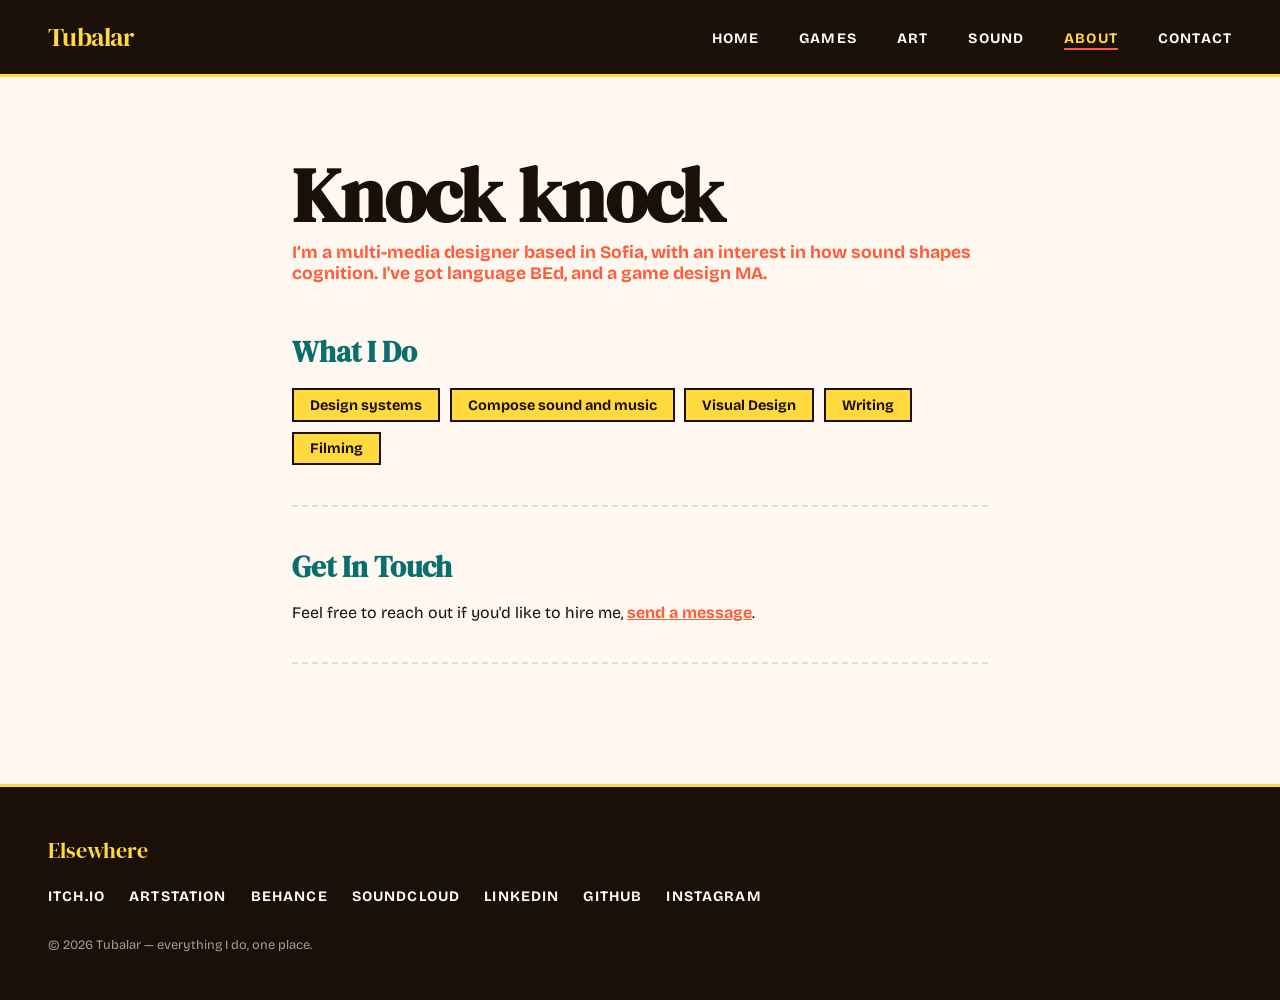
<file: about.html>
<!DOCTYPE html>
<html lang="en">

<head>
    <meta charset="UTF-8">
    <meta name="viewport" content="width=device-width, initial-scale=1.0">
    <title>About — Tubalar</title>
    <link rel="preconnect" href="https://fonts.googleapis.com">
    <link href="https://fonts.googleapis.com/css2?family=Bricolage+Grotesque:opsz,wght@12..96,400;12..96,700;12..96,800&family=DM+Serif+Display:ital@0;1&display=swap" rel="stylesheet">
    <link rel="stylesheet" href="static/css/style.css">
</head>

<body>

   <nav class="nav">
    <a href="index.html" class="nav-logo">Tubalar</a>
    <ul class="nav-links">
        <li><a href="index.html" class="nav-link">Home</a></li>
        <li><a href="index.html#games" class="nav-link">Games</a></li>
        <li><a href="index.html#art" class="nav-link">Art</a></li>
        <li><a href="index.html#sound" class="nav-link">Sound</a></li>
        <li><a href="about.html" class="nav-link active">About</a></li>
        <li><a href="contact.html" class="nav-link">Contact</a></li>
    </ul>
</nav>

    <main>

<section class="about">

    <div class="about-header">
        <h1>Knock knock</h1>
        <p class="tagline">I’m a multi-media designer based in Sofia, with an interest in how sound shapes cognition. I've got language BEd, and a game design MA.</p>
    </div>

    <div class="about-skills">
        <h2>What I Do</h2>
        <ul>
            <li>Design systems</li>
            <li>Compose sound and music</li>
            <li>Visual Design</li>
            <li>Writing</li>
            <li>Filming</li>
        </ul>
    </div>

    <div class="about-contact">
        <h2>Get In Touch</h2>
        <p>Feel free to reach out if you'd like to hire me, <a href="/contact">send a message</a>.</p>
    </div>

</section>
 </main>

    <footer class="footer">
        <div class="footer-title">Elsewhere</div>
        <ul class="footer-links">
            <li><a href="https://iamtubing.itch.io" target="_blank" rel="noopener">itch.io</a></li>
            <li><a href="https://www.artstation.com/tubaozbas3d" target="_blank" rel="noopener">ArtStation</a></li>
            <li><a href="https://www.behance.net/tubaoz" target="_blank" rel="noopener">Behance</a></li>
            <li><a href="https://soundcloud.com/ubaetztli" target="_blank" rel="noopener">SoundCloud</a></li>
            <li><a href="https://www.linkedin.com/in/ayse-tuba-ozbas-ariduru/" target="_blank" rel="noopener">LinkedIn</a></li>
            <li><a href="https://github.com/enchantrar" target="_blank" rel="noopener">GitHub</a></li>
            <li><a href="https://instagram.com/iamtubing" target="_blank" rel="noopener">Instagram</a></li>
        </ul>
        <p class="footer-note">© 2026 Tubalar — everything I do, one place.</p>
    </footer>

</body>
</html>
</file>
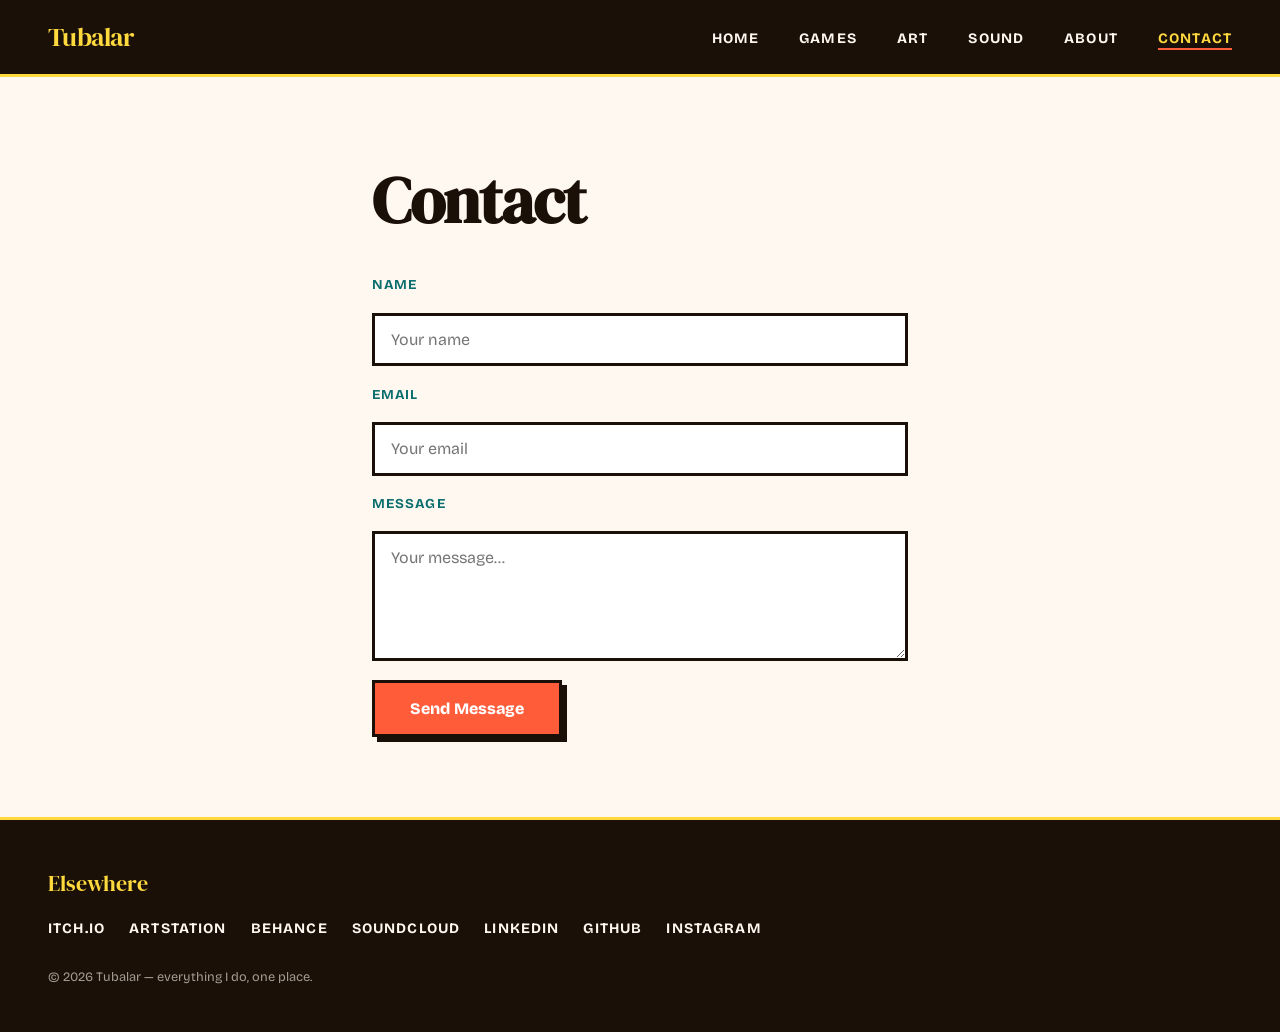
<file: contact.html>
<!DOCTYPE html>
<html lang="en">
    
<head>
    <meta charset="UTF-8">
    <meta name="viewport" content="width=device-width, initial-scale=1.0">
    <title>Contact — Tubalar</title>
    <link rel="preconnect" href="https://fonts.googleapis.com">
    <link href="https://fonts.googleapis.com/css2?family=Bricolage+Grotesque:opsz,wght@12..96,400;12..96,700;12..96,800&family=DM+Serif+Display:ital@0;1&display=swap" rel="stylesheet">
    <link rel="stylesheet" href="static/css/style.css">
</head>

<body>

   <nav class="nav">
    <a href="index.html" class="nav-logo">Tubalar</a>
    <ul class="nav-links">
        <li><a href="index.html" class="nav-link">Home</a></li>
        <li><a href="index.html#games" class="nav-link">Games</a></li>
        <li><a href="index.html#art" class="nav-link">Art</a></li>
        <li><a href="index.html#sound" class="nav-link">Sound</a></li>
        <li><a href="about.html" class="nav-link">About</a></li>
        <li><a href="contact.html" class="nav-link active">Contact</a></li>
    </ul>
</nav>


<main>
<section class="page">
    
    <h1>Contact</h1>
    
    <form action="https://formspree.io/f/mqeyavap" 
    method="POST">

        <label for="name">Name</label>
        <input type="text" id="name" name="name" placeholder="Your name" required>

        <label for="email">Email</label>
        <input type="email" id="email" name="email" placeholder="Your email" required>

        <label for="message">Message</label>
        <textarea id="message" name="message" rows="5" placeholder="Your message..." required></textarea>

        <button type="submit" class="btn">Send Message</button>
    </form>
    </section>
</main>

    <footer class="footer">
        <div class="footer-title">Elsewhere</div>
        <ul class="footer-links">
            <li><a href="https://iamtubing.itch.io" target="_blank" rel="noopener">itch.io</a></li>
            <li><a href="https://www.artstation.com/tubaozbas3d" target="_blank" rel="noopener">ArtStation</a></li>
            <li><a href="https://www.behance.net/tubaoz" target="_blank" rel="noopener">Behance</a></li>
            <li><a href="https://soundcloud.com/ubaetztli" target="_blank" rel="noopener">SoundCloud</a></li>
            <li><a href="https://www.linkedin.com/in/ayse-tuba-ozbas-ariduru/" target="_blank" rel="noopener">LinkedIn</a></li>
            <li><a href="https://github.com/enchantrar" target="_blank" rel="noopener">GitHub</a></li>
            <li><a href="https://instagram.com/iamtubing" target="_blank" rel="noopener">Instagram</a></li>
        </ul>
        <p class="footer-note">© 2026 Tubalar — everything I do, one place.</p>
    </footer>

</body>
</html>
</file>
<file: static/css/style.css>
/* ================================
   TUBALAR — Design System
   Vibe: Retro-editorial maximalism
================================ */

:root {
    --coral:   #FF5C3A;
    --yellow:  #FFD93D;
    --teal:    #0B6E6E;
    --cream:   #FFF8F0;
    --ink:     #1A1008;
    --mint:    #C8F5E0;
    --font-display: 'Bricolage Grotesque', sans-serif;
    --font-serif:   'DM Serif Display', serif;
}

*, *::before, *::after { box-sizing: border-box; margin: 0; padding: 0; }

html { scroll-behavior: smooth; }

body {
    font-family: var(--font-display);
    background: var(--cream);
    color: var(--ink);
    overflow-x: hidden;
}

/* ================================
   NAV
================================ */
.nav {
    display: flex;
    justify-content: space-between;
    align-items: center;
    padding: 1.2rem 3rem;
    background: var(--ink);
    position: sticky;
    top: 0;
    z-index: 100;
    border-bottom: 3px solid var(--yellow);
}

.nav-logo {
    font-family: var(--font-serif);
    font-size: 1.6rem;
    color: var(--yellow);
    text-decoration: none;
    letter-spacing: -0.02em;
    transition: color 0.2s;
}
.nav-logo:hover { color: var(--coral); }

.nav-links {
    list-style: none;
    display: flex;
    gap: 2.5rem;
}

.nav-link {
    color: var(--cream);
    text-decoration: none;
    font-size: 0.9rem;
    font-weight: 700;
    letter-spacing: 0.08em;
    text-transform: uppercase;
    position: relative;
    padding-bottom: 3px;
    transition: color 0.2s;
}
.nav-link::after {
    content: '';
    position: absolute;
    bottom: 0; left: 0;
    width: 0; height: 2px;
    background: var(--coral);
    transition: width 0.25s ease;
}
.nav-link:hover,
.nav-link.active { color: var(--yellow); }
.nav-link:hover::after,
.nav-link.active::after { width: 100%; }

/* ================================
   HERO
================================ */
.hero {
    position: relative;
    min-height: 88vh;
    display: grid;
    grid-template-columns: 1fr 1fr;
    align-items: start;
    gap: 3rem;
    padding: 5rem 3rem;
    overflow: hidden;
    background: var(--cream);
}

.hero-content {
    display: flex;
    flex-direction: column;
    position: relative;
    z-index: 2;
}

.hero-tag {
    font-size: 0.85rem;
    font-weight: 700;
    letter-spacing: 0.15em;
    text-transform: uppercase;
    color: var(--teal);
    margin-bottom: 1.5rem;
    animation: fadeUp 0.6s ease both;
}

.hero-title {
    font-family: var(--font-serif);
    font-size: clamp(3.5rem, 7vw, 8rem);
    line-height: 0.95;
    letter-spacing: -0.03em;
    color: var(--ink);
    animation: fadeUp 0.7s 0.1s ease both;
}
.hero-title em {
    font-style: italic;
    color: var(--coral);
}

.hero-sub {
    font-size: clamp(1rem, 1.5vw, 1.15rem);
    color: var(--teal);
    max-width: 400px;
    margin-top: 2rem;
    line-height: 1.6;
    animation: fadeUp 0.7s 0.2s ease both;
}

.hero-btn {
    display: inline-block;
    margin-top: 2.5rem;
    padding: 1rem 2.2rem;
    background: var(--coral);
    color: #fff;
    font-family: var(--font-display);
    font-weight: 800;
    font-size: 1rem;
    text-decoration: none;
    border: 3px solid var(--ink);
    box-shadow: 5px 5px 0 var(--ink);
    transition: transform 0.15s ease, box-shadow 0.15s ease;
    animation: fadeUp 0.7s 0.3s ease both;
    align-self: flex-start;
}
.hero-btn:hover {
    transform: translate(-3px, -3px);
    box-shadow: 8px 8px 0 var(--ink);
}

/* Hero inline gallery */
.hero-gallery {
    position: relative;
    z-index: 2;
    display: flex;
    flex-direction: column;
    gap: 1rem;
    animation: fadeUp 0.7s 0.2s ease both;
}

.hero-gallery-label {
    font-size: 0.8rem;
    font-weight: 700;
    letter-spacing: 0.15em;
    text-transform: uppercase;
    color: var(--teal);
    margin-bottom: 0.5rem;
}

.hero-gallery-grid {
    display: grid;
    grid-template-columns: 1fr 1fr;
    grid-template-rows: auto auto;
    gap: 0.8rem;
}

.hero-gallery-item {
    border: 3px solid transparent;
    transition: border-color 0.25s ease, transform 0.25s ease;
    cursor: pointer;
    overflow: hidden;
    opacity: 0;
    transform: translateY(20px);
    transition: opacity 0.5s ease, transform 0.5s ease, border-color 0.25s ease;
}
.hero-gallery-item.visible {
    opacity: 1;
    transform: translateY(0);
}
.hero-gallery-item:nth-child(2) { transition-delay: 0.08s; }
.hero-gallery-item:nth-child(3) { transition-delay: 0.16s; }
.hero-gallery-item:nth-child(4) { transition-delay: 0.24s; }
.hero-gallery-item:nth-child(5) { transition-delay: 0.32s; }
.hero-gallery-item:nth-child(6) { transition-delay: 0.40s; }
.hero-gallery-item:hover {
    border-color: var(--coral);
    transform: translateY(-4px) !important;
}

.hero-gallery-item img {
    width: 100%;
    height: 170px;
    object-fit: cover;
    display: block;
    transition: transform 0.4s ease;
}
.hero-gallery-item:hover img {
    transform: scale(1.04);
}

/* Decorative blobs */
.hero-blob {
    position: absolute;
    border-radius: 50%;
    filter: blur(60px);
    opacity: 0.35;
    z-index: 1;
    pointer-events: none;
}
.blob-1 {
    width: 500px; height: 500px;
    background: var(--yellow);
    top: -100px; right: -100px;
    animation: float 8s ease-in-out infinite;
}
.blob-2 {
    width: 350px; height: 350px;
    background: var(--coral);
    bottom: -50px; right: 200px;
    animation: float 10s 2s ease-in-out infinite;
}
.blob-3 {
    width: 250px; height: 250px;
    background: var(--mint);
    top: 50%; left: 40%;
    animation: float 7s 1s ease-in-out infinite;
}

/* ================================
   GALLERY (shared overlay style)
================================ */
.gallery-overlay {
    position: absolute;
    bottom: 0; left: 0; right: 0;
    padding: 1rem;
    background: linear-gradient(transparent, rgba(10,10,10,0.85));
    color: var(--yellow);
    font-weight: 800;
    font-size: 0.85rem;
    letter-spacing: 0.05em;
    opacity: 0;
    transition: opacity 0.25s ease;
}
.gallery-item:hover .gallery-overlay {
    opacity: 1;
}

/* ================================
   LIGHTBOX
================================ */
#lightbox {
    display: none;
    position: fixed;
    inset: 0;
    background: rgba(10, 10, 10, 0.92);
    z-index: 1000;
    justify-content: center;
    align-items: center;
}
#lightbox.active {
    display: flex;
}
#lightbox-img {
    max-width: 85vw;
    max-height: 85vh;
    object-fit: contain;
    border: 4px solid var(--yellow);
    box-shadow: 0 30px 80px rgba(0,0,0,0.6);
    animation: fadeUp 0.3s ease both;
}
.lightbox-close {
    position: fixed;
    top: 1.5rem; right: 2rem;
    background: var(--coral);
    border: 3px solid var(--ink);
    color: #fff;
    font-size: 1.1rem;
    width: 44px; height: 44px;
    cursor: pointer;
    font-weight: 800;
    transition: transform 0.15s ease, background 0.15s;
    z-index: 1001;
}
.lightbox-close:hover {
    background: var(--yellow);
    color: var(--ink);
    transform: rotate(90deg);
}

/* ================================
   ANIMATIONS
================================ */
@keyframes fadeUp {
    from { opacity: 0; transform: translateY(24px); }
    to   { opacity: 1; transform: translateY(0); }
}
@keyframes float {
    0%, 100% { transform: translateY(0) scale(1); }
    50%       { transform: translateY(-20px) scale(1.04); }
}

/* ================================
   ABOUT PAGE
================================ */
.about {
    max-width: 760px;
    margin: 0 auto;
    padding: 5rem 2rem;
}
.about-header { margin-bottom: 3rem; }
.about-header h1 {
    font-family: var(--font-serif);
    font-size: clamp(2.5rem, 6vw, 5rem);
    line-height: 1;
    letter-spacing: -0.02em;
}
.tagline {
    font-size: 1.1rem;
    color: var(--coral);
    font-weight: 700;
    margin-top: 0.5rem;
}
.about-bio, .about-skills, .about-contact {
    margin-bottom: 2.5rem;
    padding-bottom: 2.5rem;
    border-bottom: 2px dashed #ddd;
}
.about-bio h2, .about-skills h2, .about-contact h2 {
    font-family: var(--font-serif);
    font-size: 1.8rem;
    margin-bottom: 1rem;
    color: var(--teal);
}
.about-skills ul {
    list-style: none;
    display: flex;
    flex-wrap: wrap;
    gap: 0.6rem;
    padding: 0;
}
.about-skills li {
    background: var(--yellow);
    color: var(--ink);
    padding: 0.4rem 1rem;
    font-weight: 700;
    font-size: 0.9rem;
    border: 2px solid var(--ink);
}
.about-contact a { color: var(--coral); font-weight: 700; }

/* ================================
   CONTACT PAGE
================================ */
.page {
    max-width: 600px;
    margin: 0 auto;
    padding: 5rem 2rem;
}
.page h1 {
    font-family: var(--font-serif);
    font-size: clamp(2.5rem, 6vw, 4rem);
    margin-bottom: 2rem;
    letter-spacing: -0.02em;
}
form {
    display: flex;
    flex-direction: column;
    gap: 1.2rem;
}
label {
    font-weight: 700;
    font-size: 0.85rem;
    letter-spacing: 0.08em;
    text-transform: uppercase;
    color: var(--teal);
}
input, textarea {
    padding: 0.9rem 1rem;
    border: 3px solid var(--ink);
    font-family: var(--font-display);
    font-size: 1rem;
    background: #fff;
    transition: border-color 0.2s, box-shadow 0.2s;
    outline: none;
}
input:focus, textarea:focus {
    border-color: var(--coral);
    box-shadow: 4px 4px 0 var(--coral);
}

/* ================================
   BUTTON
================================ */
.btn, button[type="submit"] {
    display: inline-block;
    padding: 1rem 2.2rem;
    background: var(--coral);
    color: #fff;
    font-family: var(--font-display);
    font-weight: 800;
    font-size: 1rem;
    text-decoration: none;
    border: 3px solid var(--ink);
    box-shadow: 5px 5px 0 var(--ink);
    cursor: pointer;
    transition: transform 0.15s ease, box-shadow 0.15s ease;
    align-self: flex-start;
}
.btn:hover, button[type="submit"]:hover {
    transform: translate(-3px, -3px);
    box-shadow: 8px 8px 0 var(--ink);
}

/* ================================
   WORK SECTIONS (Games / Art / Sound)
================================ */
.work {
    padding: 5rem 3rem;
    border-top: 3px solid var(--ink);
}
.work.alt { background: var(--mint); }

.work-header { margin-bottom: 2.5rem; }
.work-tag {
    font-size: 0.85rem;
    font-weight: 700;
    letter-spacing: 0.15em;
    text-transform: uppercase;
    color: var(--teal);
    margin-bottom: 0.6rem;
}
.work-header h2 {
    font-family: var(--font-serif);
    font-size: clamp(2.2rem, 5vw, 3.8rem);
    letter-spacing: -0.02em;
    line-height: 1;
}

.work-grid {
    display: grid;
    grid-template-columns: repeat(auto-fill, minmax(260px, 1fr));
    gap: 1.5rem;
}

.work-card {
    display: flex;
    flex-direction: column;
    background: #fff;
    border: 3px solid var(--ink);
    box-shadow: 5px 5px 0 var(--ink);
    text-decoration: none;
    color: var(--ink);
    transition: transform 0.15s ease, box-shadow 0.15s ease;
}
.work-card:hover {
    transform: translate(-3px, -3px);
    box-shadow: 8px 8px 0 var(--coral);
}
.work-card-img {
    height: 190px;
    overflow: hidden;
    border-bottom: 3px solid var(--ink);
    background: var(--yellow);
}
.work-card-img img {
    width: 100%;
    height: 100%;
    object-fit: cover;
    display: block;
    transition: transform 0.4s ease;
}
.work-card:hover .work-card-img img { transform: scale(1.05); }

.work-card-body { padding: 1.2rem 1.3rem 1.4rem; }
.work-card-body h3 {
    font-family: var(--font-serif);
    font-size: 1.4rem;
    margin-bottom: 0.4rem;
}
.work-card-body p {
    font-size: 0.92rem;
    line-height: 1.55;
    margin-bottom: 0.8rem;
}
.work-card-meta {
    display: inline-block;
    font-size: 0.75rem;
    font-weight: 700;
    letter-spacing: 0.08em;
    text-transform: uppercase;
    color: var(--teal);
}

.work-cta {
    display: inline-block;
    margin-top: 2.2rem;
    font-weight: 800;
    color: var(--coral);
    text-decoration: none;
    border-bottom: 3px solid var(--coral);
    padding-bottom: 2px;
}
.work-cta:hover { color: var(--teal); border-color: var(--teal); }

/* Sound embed */
.sound-embed {
    border: 3px solid var(--ink);
    box-shadow: 5px 5px 0 var(--ink);
    background: #fff;
    max-width: 900px;
}
.sound-embed iframe { display: block; width: 100%; border: 0; }

/* ================================
   FOOTER
================================ */
.footer {
    background: var(--ink);
    color: var(--cream);
    padding: 3rem;
    border-top: 3px solid var(--yellow);
}
.footer-title {
    font-family: var(--font-serif);
    font-size: 1.4rem;
    color: var(--yellow);
    margin-bottom: 1.2rem;
}
.footer-links {
    list-style: none;
    display: flex;
    flex-wrap: wrap;
    gap: 1.5rem;
    padding: 0;
}
.footer-links a {
    color: var(--cream);
    text-decoration: none;
    font-size: 0.9rem;
    font-weight: 700;
    letter-spacing: 0.08em;
    text-transform: uppercase;
    border-bottom: 2px solid transparent;
    padding-bottom: 2px;
    transition: color 0.2s, border-color 0.2s;
}
.footer-links a:hover { color: var(--yellow); border-color: var(--coral); }
.footer-note {
    margin-top: 2rem;
    font-size: 0.8rem;
    opacity: 0.6;
}

@media (max-width: 700px) {
    .work { padding: 3.5rem 1.5rem; }
    .footer { padding: 2.5rem 1.5rem; }
}

/* ================================
   FLASH MESSAGES
================================ */
.flash {
    padding: 1rem 1.4rem;
    margin-bottom: 1.5rem;
    border-left: 5px solid;
    font-weight: 700;
}
.flash.success { background: var(--mint); border-color: var(--teal); color: var(--teal); }
.flash.error   { background: #ffe5e0; border-color: var(--coral); color: var(--coral); }
</file>
